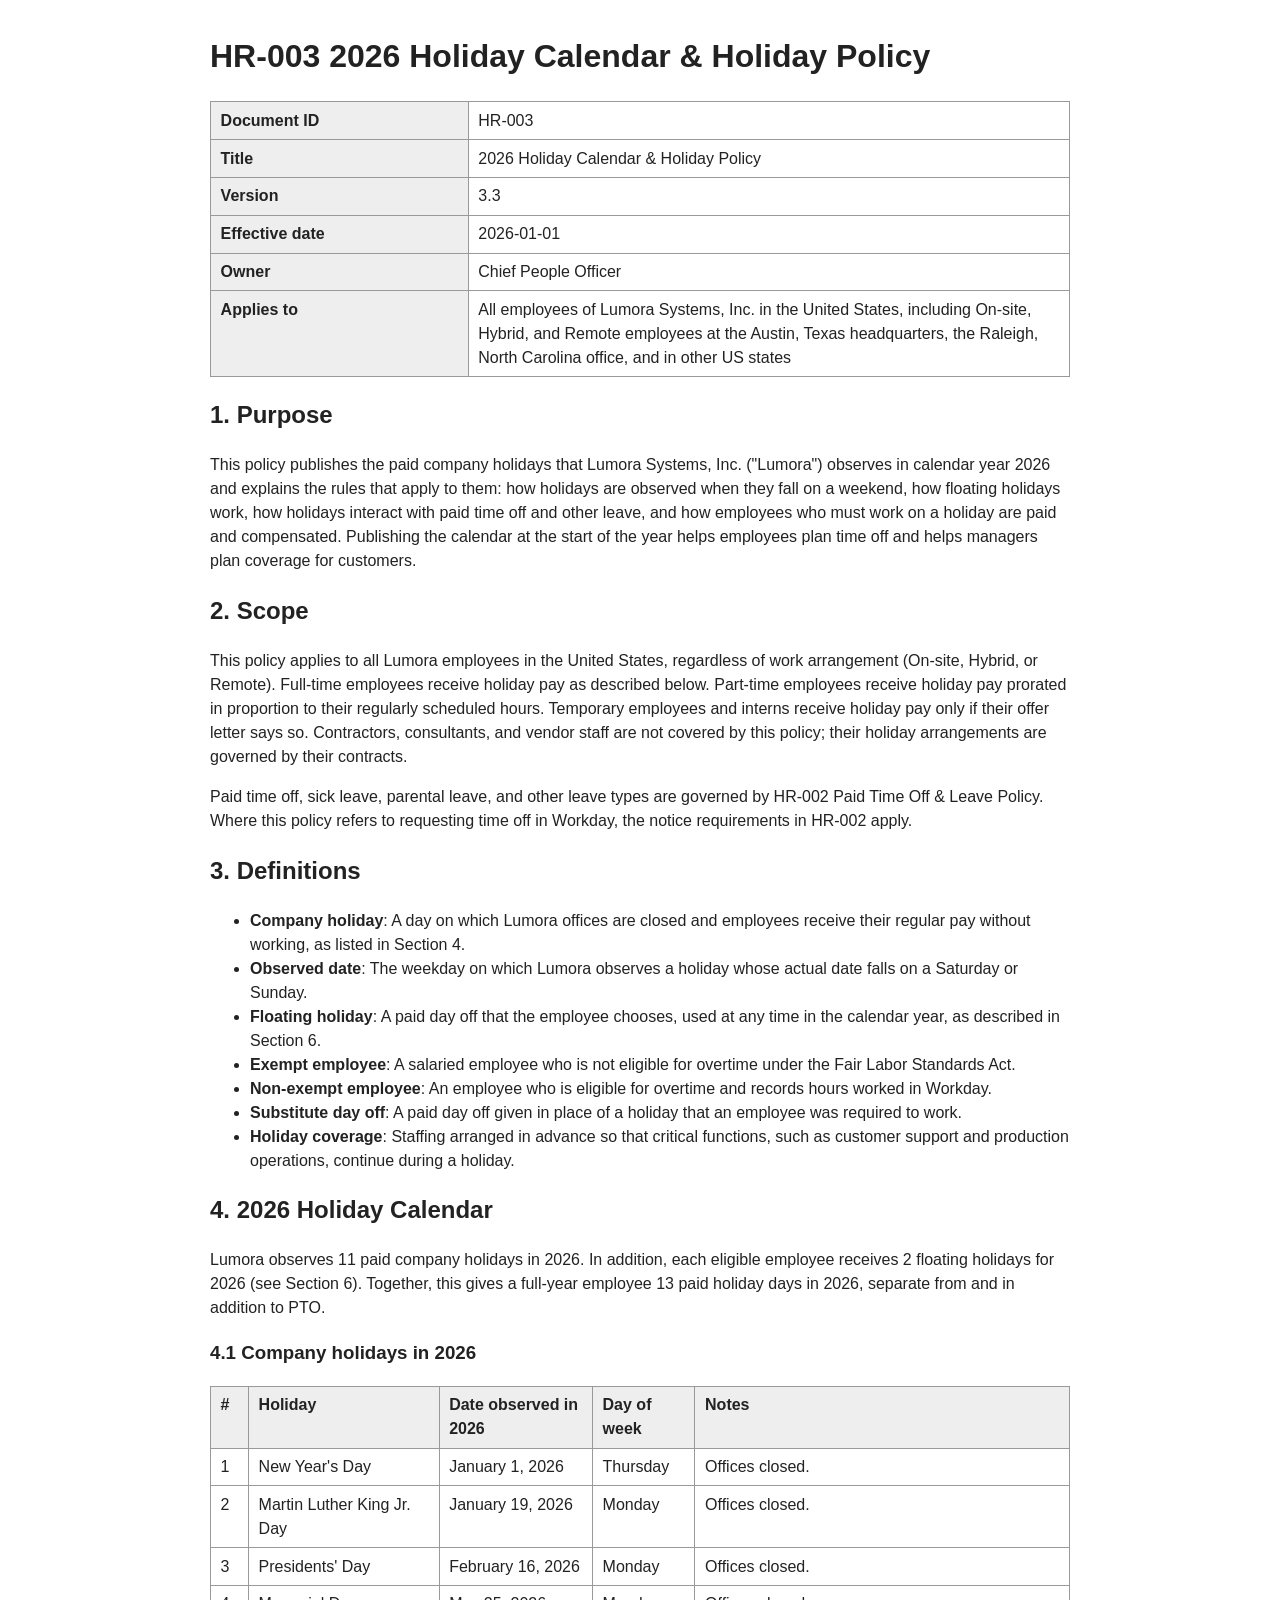
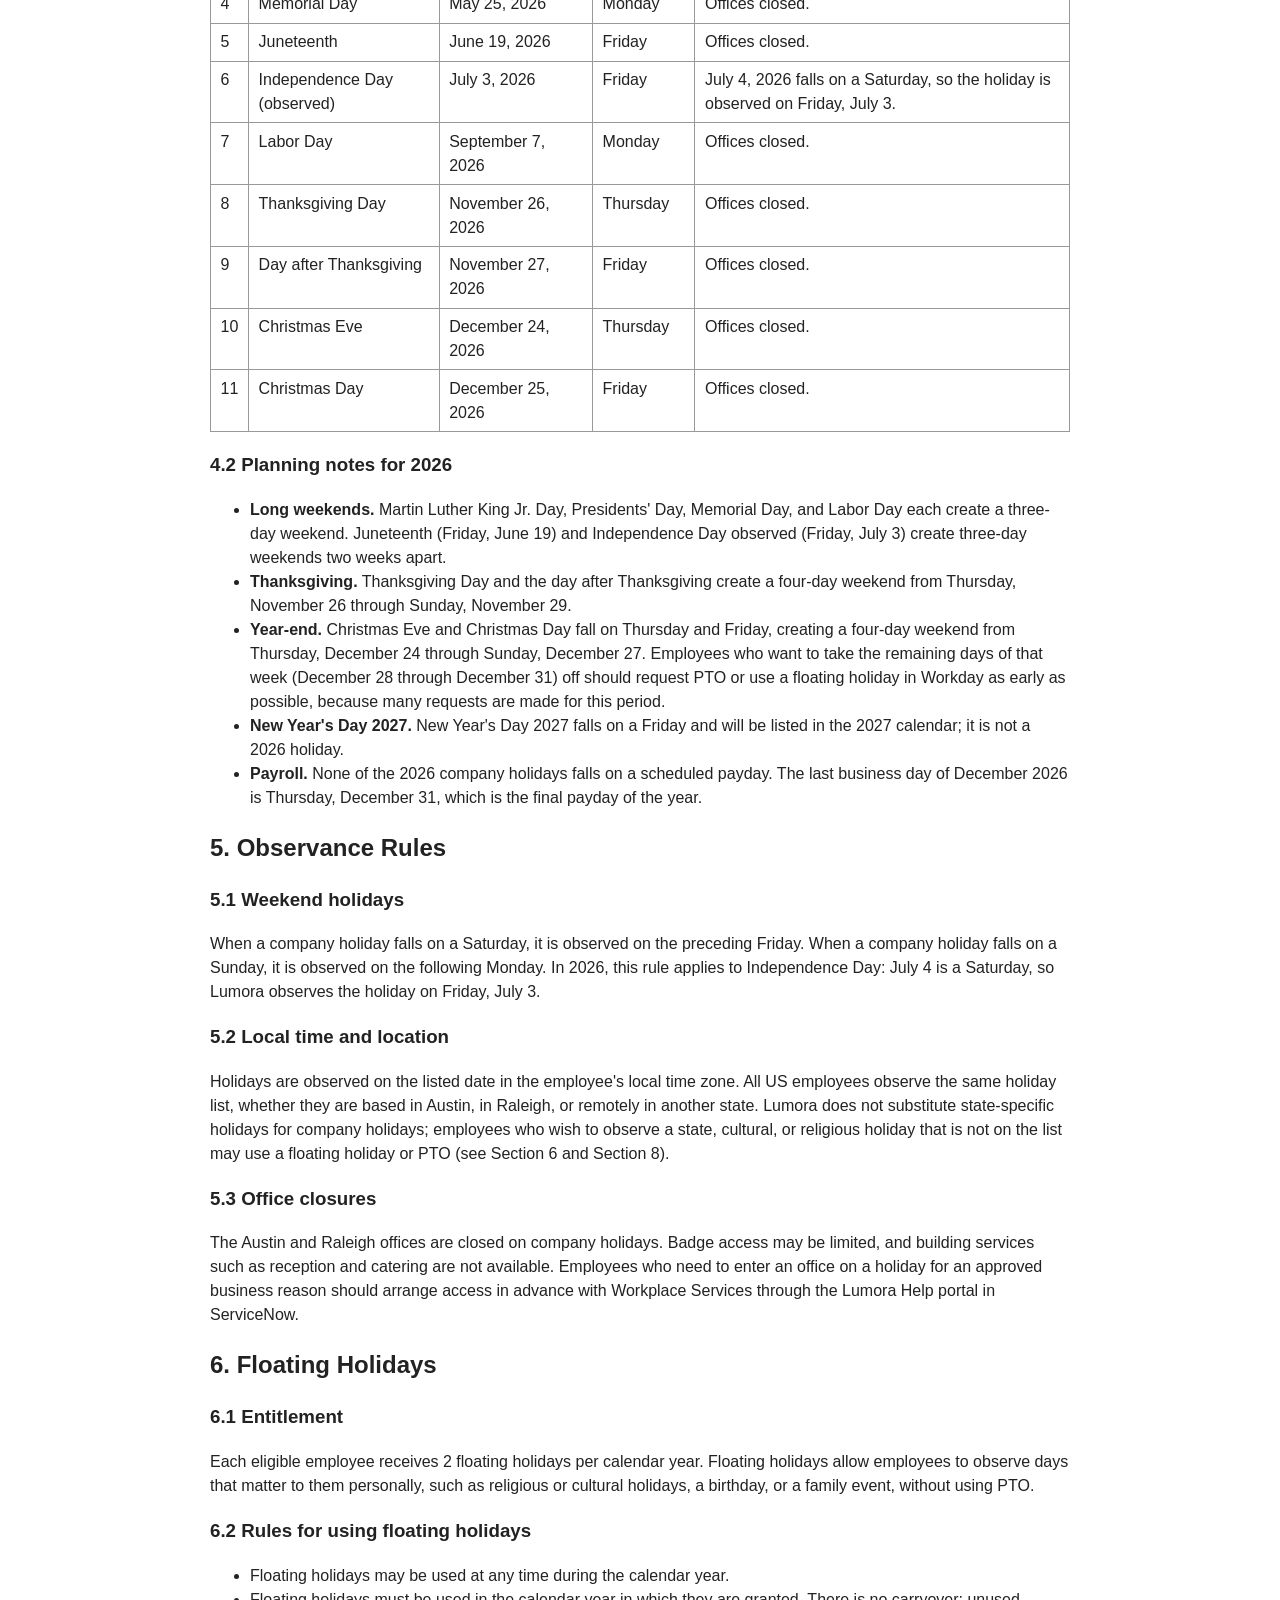
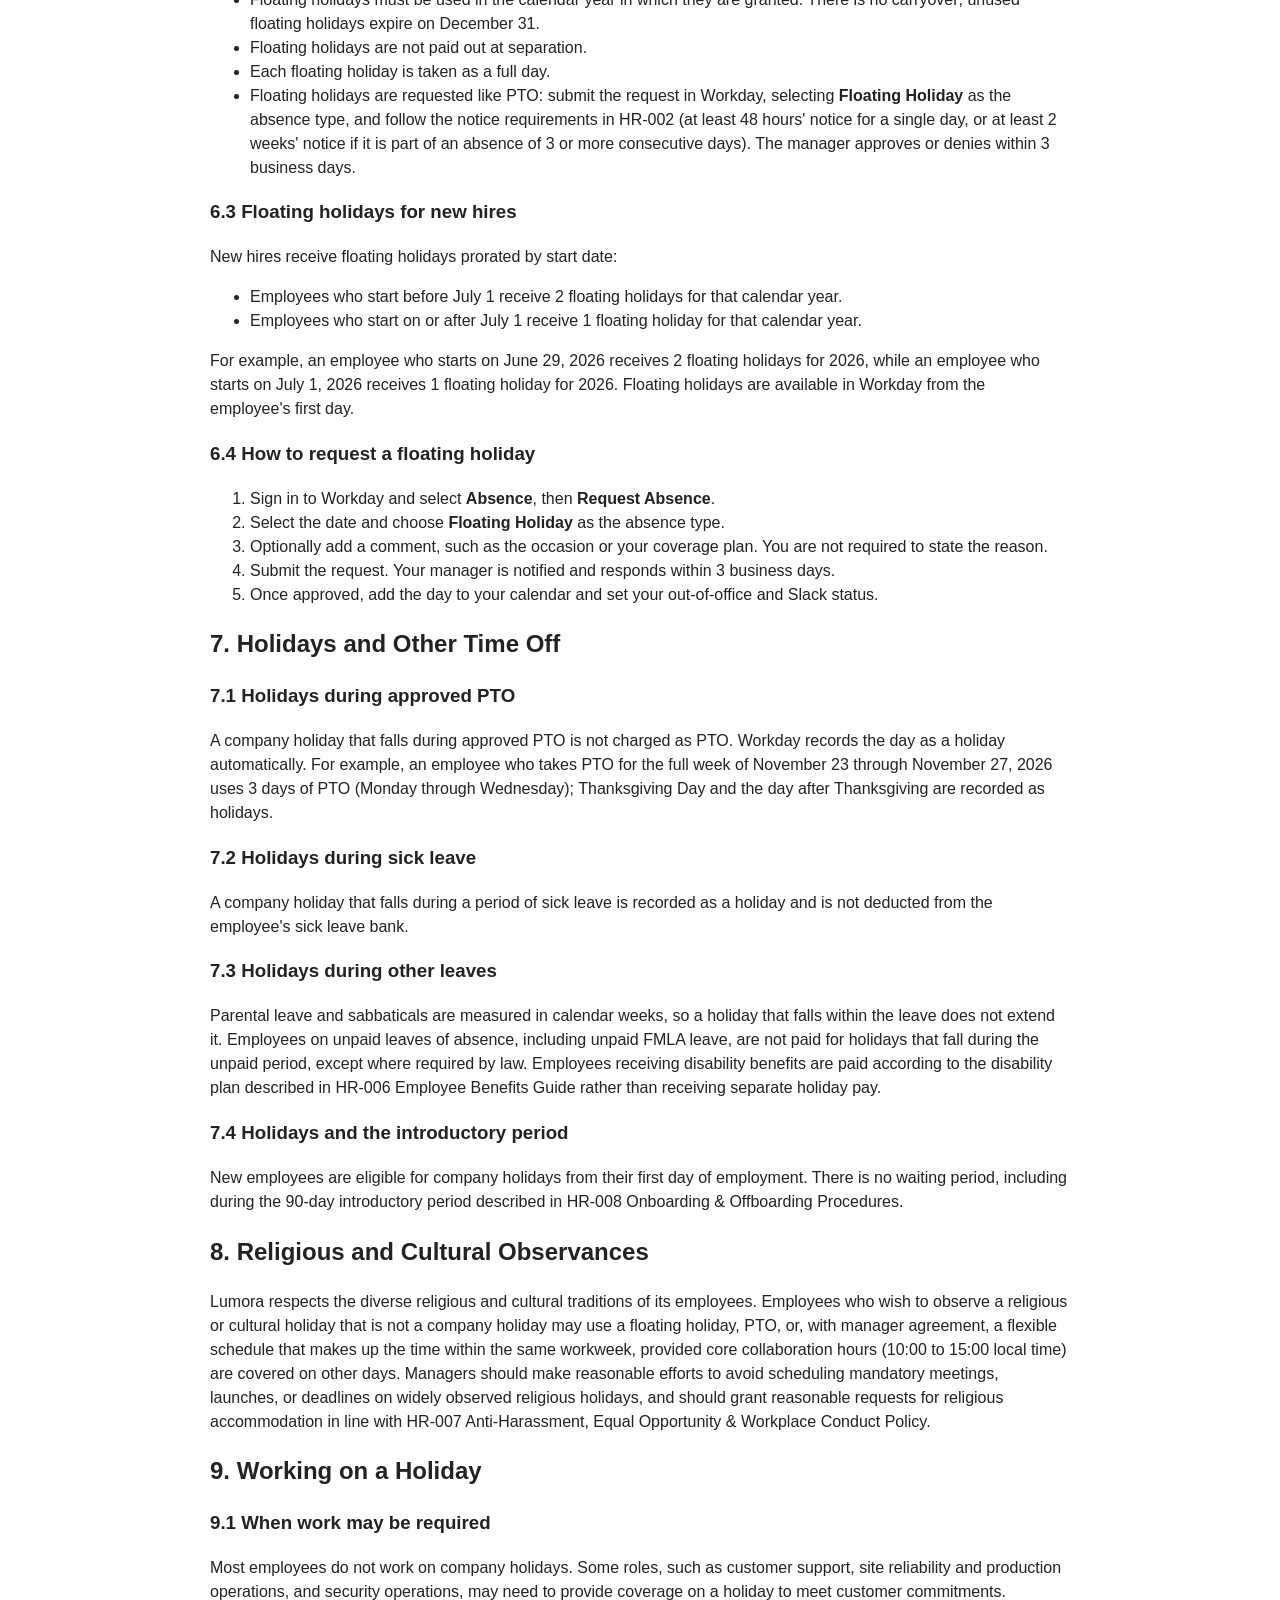
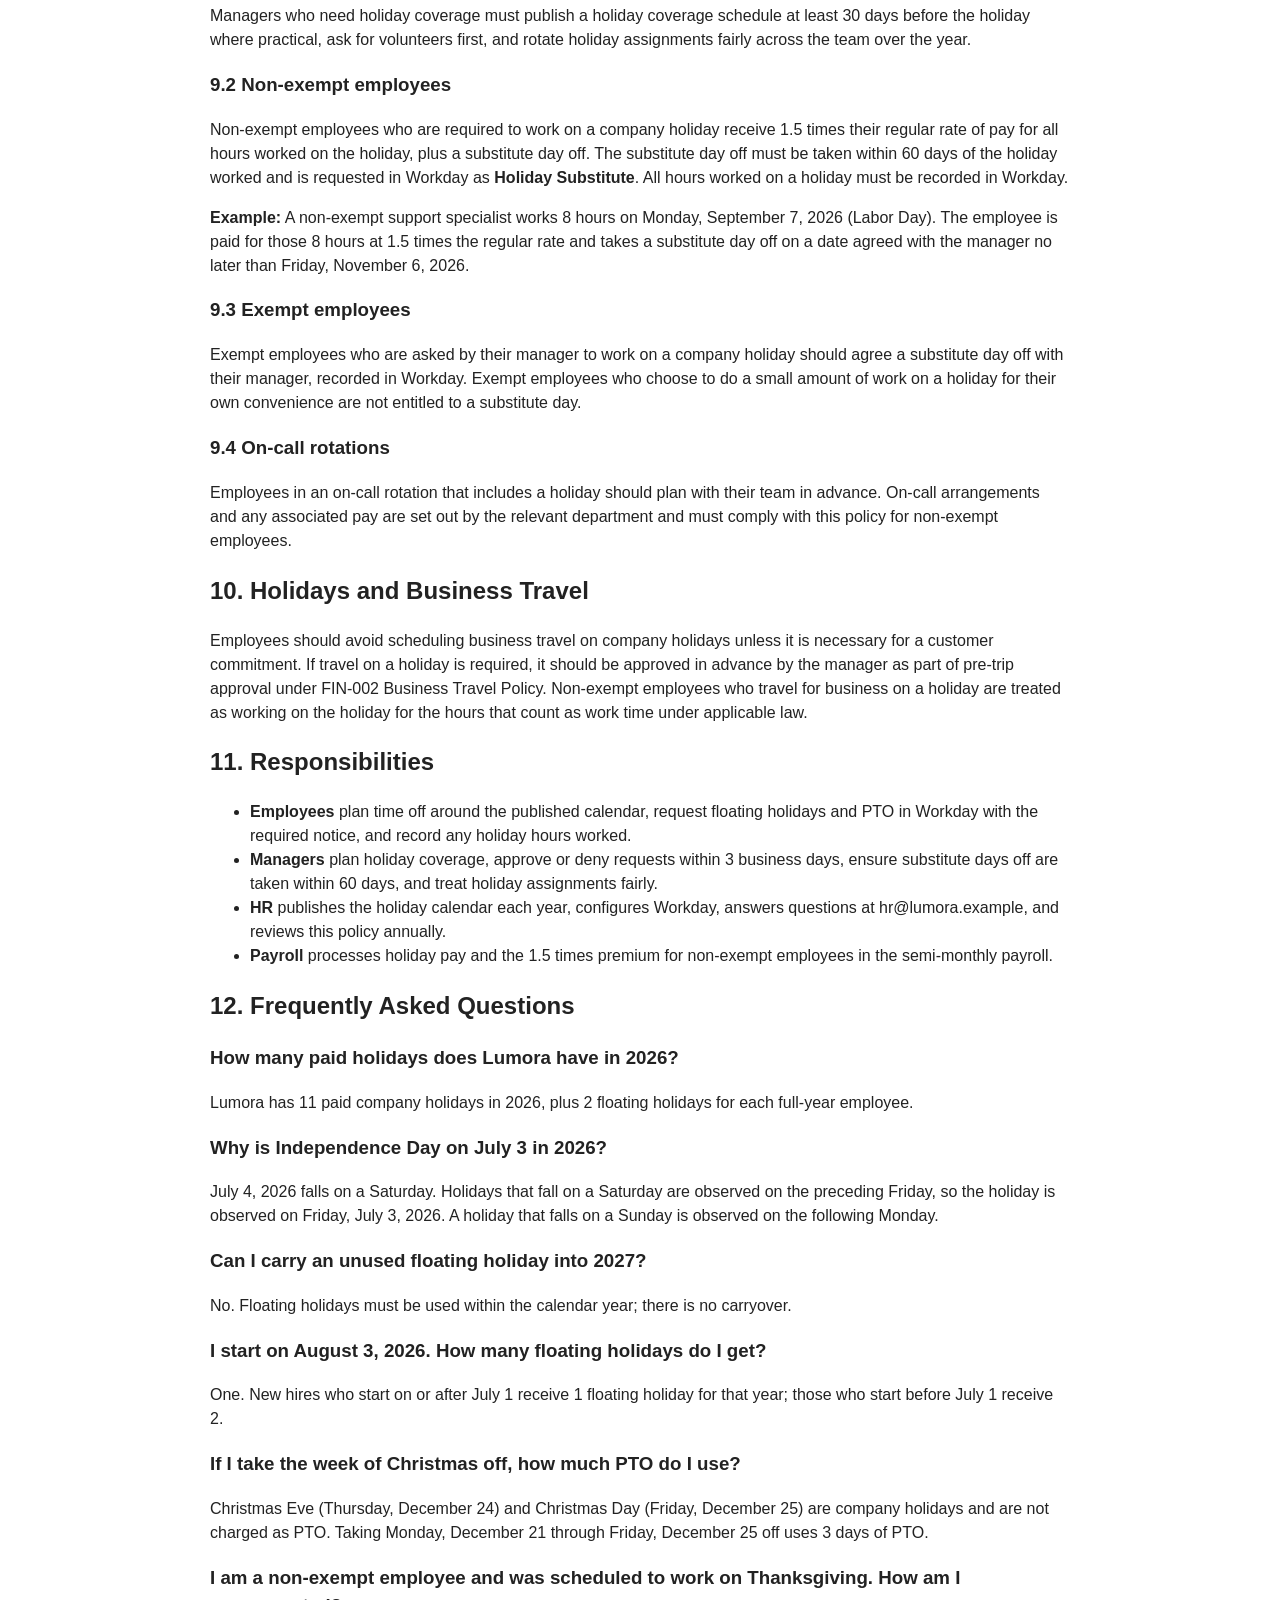
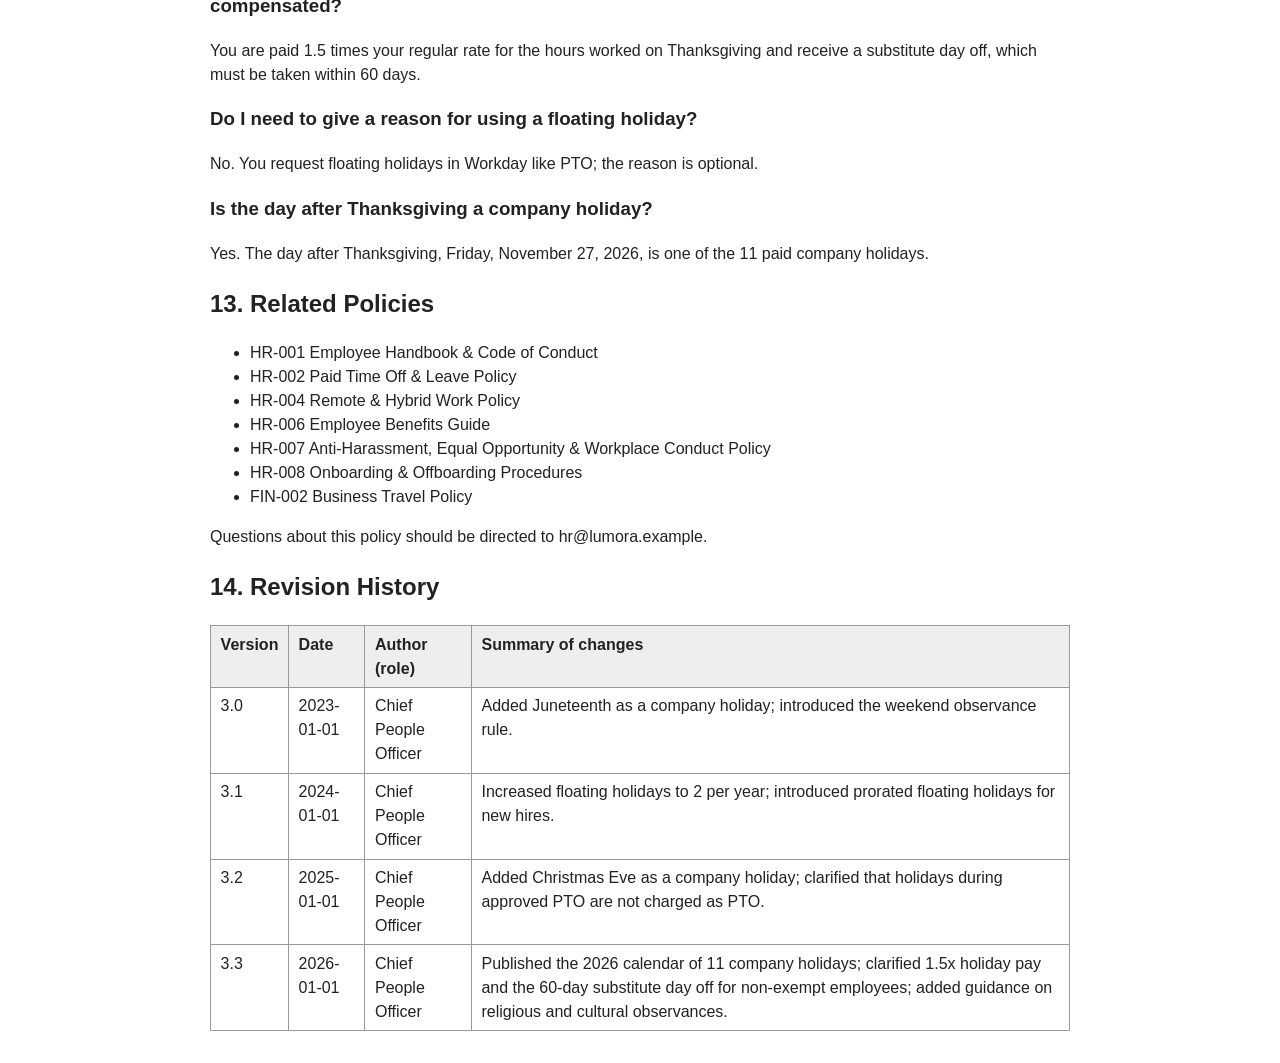
<file: data/policies/HR-003_holiday-calendar-2026.html>
<!DOCTYPE html>
<html lang="en">
<head>
<meta charset="utf-8">
<meta name="viewport" content="width=device-width, initial-scale=1">
<title>HR-003 2026 Holiday Calendar &amp; Holiday Policy</title>
<style>
  body { font-family: Arial, Helvetica, sans-serif; line-height: 1.5; max-width: 860px; margin: 2rem auto; padding: 0 1rem; color: #222; background: #fff; }
  table { border-collapse: collapse; width: 100%; margin: 1rem 0; }
  th, td { border: 1px solid #999; padding: 0.4rem 0.6rem; text-align: left; vertical-align: top; }
  th { background: #eee; }
  .meta th { width: 30%; }
</style>
</head>
<body>

<h1>HR-003 2026 Holiday Calendar &amp; Holiday Policy</h1>

<table class="meta">
  <tr><th>Document ID</th><td>HR-003</td></tr>
  <tr><th>Title</th><td>2026 Holiday Calendar &amp; Holiday Policy</td></tr>
  <tr><th>Version</th><td>3.3</td></tr>
  <tr><th>Effective date</th><td>2026-01-01</td></tr>
  <tr><th>Owner</th><td>Chief People Officer</td></tr>
  <tr><th>Applies to</th><td>All employees of Lumora Systems, Inc. in the United States, including On-site, Hybrid, and Remote employees at the Austin, Texas headquarters, the Raleigh, North Carolina office, and in other US states</td></tr>
</table>

<h2>1. Purpose</h2>
<p>This policy publishes the paid company holidays that Lumora Systems, Inc. ("Lumora") observes in calendar year 2026 and explains the rules that apply to them: how holidays are observed when they fall on a weekend, how floating holidays work, how holidays interact with paid time off and other leave, and how employees who must work on a holiday are paid and compensated. Publishing the calendar at the start of the year helps employees plan time off and helps managers plan coverage for customers.</p>

<h2>2. Scope</h2>
<p>This policy applies to all Lumora employees in the United States, regardless of work arrangement (On-site, Hybrid, or Remote). Full-time employees receive holiday pay as described below. Part-time employees receive holiday pay prorated in proportion to their regularly scheduled hours. Temporary employees and interns receive holiday pay only if their offer letter says so. Contractors, consultants, and vendor staff are not covered by this policy; their holiday arrangements are governed by their contracts.</p>
<p>Paid time off, sick leave, parental leave, and other leave types are governed by HR-002 Paid Time Off &amp; Leave Policy. Where this policy refers to requesting time off in Workday, the notice requirements in HR-002 apply.</p>

<h2>3. Definitions</h2>
<ul>
  <li><strong>Company holiday</strong>: A day on which Lumora offices are closed and employees receive their regular pay without working, as listed in Section 4.</li>
  <li><strong>Observed date</strong>: The weekday on which Lumora observes a holiday whose actual date falls on a Saturday or Sunday.</li>
  <li><strong>Floating holiday</strong>: A paid day off that the employee chooses, used at any time in the calendar year, as described in Section 6.</li>
  <li><strong>Exempt employee</strong>: A salaried employee who is not eligible for overtime under the Fair Labor Standards Act.</li>
  <li><strong>Non-exempt employee</strong>: An employee who is eligible for overtime and records hours worked in Workday.</li>
  <li><strong>Substitute day off</strong>: A paid day off given in place of a holiday that an employee was required to work.</li>
  <li><strong>Holiday coverage</strong>: Staffing arranged in advance so that critical functions, such as customer support and production operations, continue during a holiday.</li>
</ul>

<h2>4. 2026 Holiday Calendar</h2>
<p>Lumora observes 11 paid company holidays in 2026. In addition, each eligible employee receives 2 floating holidays for 2026 (see Section 6). Together, this gives a full-year employee 13 paid holiday days in 2026, separate from and in addition to PTO.</p>

<h3>4.1 Company holidays in 2026</h3>
<table>
  <thead>
    <tr><th>#</th><th>Holiday</th><th>Date observed in 2026</th><th>Day of week</th><th>Notes</th></tr>
  </thead>
  <tbody>
    <tr><td>1</td><td>New Year's Day</td><td>January 1, 2026</td><td>Thursday</td><td>Offices closed.</td></tr>
    <tr><td>2</td><td>Martin Luther King Jr. Day</td><td>January 19, 2026</td><td>Monday</td><td>Offices closed.</td></tr>
    <tr><td>3</td><td>Presidents' Day</td><td>February 16, 2026</td><td>Monday</td><td>Offices closed.</td></tr>
    <tr><td>4</td><td>Memorial Day</td><td>May 25, 2026</td><td>Monday</td><td>Offices closed.</td></tr>
    <tr><td>5</td><td>Juneteenth</td><td>June 19, 2026</td><td>Friday</td><td>Offices closed.</td></tr>
    <tr><td>6</td><td>Independence Day (observed)</td><td>July 3, 2026</td><td>Friday</td><td>July 4, 2026 falls on a Saturday, so the holiday is observed on Friday, July 3.</td></tr>
    <tr><td>7</td><td>Labor Day</td><td>September 7, 2026</td><td>Monday</td><td>Offices closed.</td></tr>
    <tr><td>8</td><td>Thanksgiving Day</td><td>November 26, 2026</td><td>Thursday</td><td>Offices closed.</td></tr>
    <tr><td>9</td><td>Day after Thanksgiving</td><td>November 27, 2026</td><td>Friday</td><td>Offices closed.</td></tr>
    <tr><td>10</td><td>Christmas Eve</td><td>December 24, 2026</td><td>Thursday</td><td>Offices closed.</td></tr>
    <tr><td>11</td><td>Christmas Day</td><td>December 25, 2026</td><td>Friday</td><td>Offices closed.</td></tr>
  </tbody>
</table>

<h3>4.2 Planning notes for 2026</h3>
<ul>
  <li><strong>Long weekends.</strong> Martin Luther King Jr. Day, Presidents' Day, Memorial Day, and Labor Day each create a three-day weekend. Juneteenth (Friday, June 19) and Independence Day observed (Friday, July 3) create three-day weekends two weeks apart.</li>
  <li><strong>Thanksgiving.</strong> Thanksgiving Day and the day after Thanksgiving create a four-day weekend from Thursday, November 26 through Sunday, November 29.</li>
  <li><strong>Year-end.</strong> Christmas Eve and Christmas Day fall on Thursday and Friday, creating a four-day weekend from Thursday, December 24 through Sunday, December 27. Employees who want to take the remaining days of that week (December 28 through December 31) off should request PTO or use a floating holiday in Workday as early as possible, because many requests are made for this period.</li>
  <li><strong>New Year's Day 2027.</strong> New Year's Day 2027 falls on a Friday and will be listed in the 2027 calendar; it is not a 2026 holiday.</li>
  <li><strong>Payroll.</strong> None of the 2026 company holidays falls on a scheduled payday. The last business day of December 2026 is Thursday, December 31, which is the final payday of the year.</li>
</ul>

<h2>5. Observance Rules</h2>

<h3>5.1 Weekend holidays</h3>
<p>When a company holiday falls on a Saturday, it is observed on the preceding Friday. When a company holiday falls on a Sunday, it is observed on the following Monday. In 2026, this rule applies to Independence Day: July 4 is a Saturday, so Lumora observes the holiday on Friday, July 3.</p>

<h3>5.2 Local time and location</h3>
<p>Holidays are observed on the listed date in the employee's local time zone. All US employees observe the same holiday list, whether they are based in Austin, in Raleigh, or remotely in another state. Lumora does not substitute state-specific holidays for company holidays; employees who wish to observe a state, cultural, or religious holiday that is not on the list may use a floating holiday or PTO (see Section 6 and Section 8).</p>

<h3>5.3 Office closures</h3>
<p>The Austin and Raleigh offices are closed on company holidays. Badge access may be limited, and building services such as reception and catering are not available. Employees who need to enter an office on a holiday for an approved business reason should arrange access in advance with Workplace Services through the Lumora Help portal in ServiceNow.</p>

<h2>6. Floating Holidays</h2>

<h3>6.1 Entitlement</h3>
<p>Each eligible employee receives 2 floating holidays per calendar year. Floating holidays allow employees to observe days that matter to them personally, such as religious or cultural holidays, a birthday, or a family event, without using PTO.</p>

<h3>6.2 Rules for using floating holidays</h3>
<ul>
  <li>Floating holidays may be used at any time during the calendar year.</li>
  <li>Floating holidays must be used in the calendar year in which they are granted. There is no carryover; unused floating holidays expire on December 31.</li>
  <li>Floating holidays are not paid out at separation.</li>
  <li>Each floating holiday is taken as a full day.</li>
  <li>Floating holidays are requested like PTO: submit the request in Workday, selecting <strong>Floating Holiday</strong> as the absence type, and follow the notice requirements in HR-002 (at least 48 hours' notice for a single day, or at least 2 weeks' notice if it is part of an absence of 3 or more consecutive days). The manager approves or denies within 3 business days.</li>
</ul>

<h3>6.3 Floating holidays for new hires</h3>
<p>New hires receive floating holidays prorated by start date:</p>
<ul>
  <li>Employees who start before July 1 receive 2 floating holidays for that calendar year.</li>
  <li>Employees who start on or after July 1 receive 1 floating holiday for that calendar year.</li>
</ul>
<p>For example, an employee who starts on June 29, 2026 receives 2 floating holidays for 2026, while an employee who starts on July 1, 2026 receives 1 floating holiday for 2026. Floating holidays are available in Workday from the employee's first day.</p>

<h3>6.4 How to request a floating holiday</h3>
<ol>
  <li>Sign in to Workday and select <strong>Absence</strong>, then <strong>Request Absence</strong>.</li>
  <li>Select the date and choose <strong>Floating Holiday</strong> as the absence type.</li>
  <li>Optionally add a comment, such as the occasion or your coverage plan. You are not required to state the reason.</li>
  <li>Submit the request. Your manager is notified and responds within 3 business days.</li>
  <li>Once approved, add the day to your calendar and set your out-of-office and Slack status.</li>
</ol>

<h2>7. Holidays and Other Time Off</h2>

<h3>7.1 Holidays during approved PTO</h3>
<p>A company holiday that falls during approved PTO is not charged as PTO. Workday records the day as a holiday automatically. For example, an employee who takes PTO for the full week of November 23 through November 27, 2026 uses 3 days of PTO (Monday through Wednesday); Thanksgiving Day and the day after Thanksgiving are recorded as holidays.</p>

<h3>7.2 Holidays during sick leave</h3>
<p>A company holiday that falls during a period of sick leave is recorded as a holiday and is not deducted from the employee's sick leave bank.</p>

<h3>7.3 Holidays during other leaves</h3>
<p>Parental leave and sabbaticals are measured in calendar weeks, so a holiday that falls within the leave does not extend it. Employees on unpaid leaves of absence, including unpaid FMLA leave, are not paid for holidays that fall during the unpaid period, except where required by law. Employees receiving disability benefits are paid according to the disability plan described in HR-006 Employee Benefits Guide rather than receiving separate holiday pay.</p>

<h3>7.4 Holidays and the introductory period</h3>
<p>New employees are eligible for company holidays from their first day of employment. There is no waiting period, including during the 90-day introductory period described in HR-008 Onboarding &amp; Offboarding Procedures.</p>

<h2>8. Religious and Cultural Observances</h2>
<p>Lumora respects the diverse religious and cultural traditions of its employees. Employees who wish to observe a religious or cultural holiday that is not a company holiday may use a floating holiday, PTO, or, with manager agreement, a flexible schedule that makes up the time within the same workweek, provided core collaboration hours (10:00 to 15:00 local time) are covered on other days. Managers should make reasonable efforts to avoid scheduling mandatory meetings, launches, or deadlines on widely observed religious holidays, and should grant reasonable requests for religious accommodation in line with HR-007 Anti-Harassment, Equal Opportunity &amp; Workplace Conduct Policy.</p>

<h2>9. Working on a Holiday</h2>

<h3>9.1 When work may be required</h3>
<p>Most employees do not work on company holidays. Some roles, such as customer support, site reliability and production operations, and security operations, may need to provide coverage on a holiday to meet customer commitments. Managers who need holiday coverage must publish a holiday coverage schedule at least 30 days before the holiday where practical, ask for volunteers first, and rotate holiday assignments fairly across the team over the year.</p>

<h3>9.2 Non-exempt employees</h3>
<p>Non-exempt employees who are required to work on a company holiday receive 1.5 times their regular rate of pay for all hours worked on the holiday, plus a substitute day off. The substitute day off must be taken within 60 days of the holiday worked and is requested in Workday as <strong>Holiday Substitute</strong>. All hours worked on a holiday must be recorded in Workday.</p>
<p><strong>Example:</strong> A non-exempt support specialist works 8 hours on Monday, September 7, 2026 (Labor Day). The employee is paid for those 8 hours at 1.5 times the regular rate and takes a substitute day off on a date agreed with the manager no later than Friday, November 6, 2026.</p>

<h3>9.3 Exempt employees</h3>
<p>Exempt employees who are asked by their manager to work on a company holiday should agree a substitute day off with their manager, recorded in Workday. Exempt employees who choose to do a small amount of work on a holiday for their own convenience are not entitled to a substitute day.</p>

<h3>9.4 On-call rotations</h3>
<p>Employees in an on-call rotation that includes a holiday should plan with their team in advance. On-call arrangements and any associated pay are set out by the relevant department and must comply with this policy for non-exempt employees.</p>

<h2>10. Holidays and Business Travel</h2>
<p>Employees should avoid scheduling business travel on company holidays unless it is necessary for a customer commitment. If travel on a holiday is required, it should be approved in advance by the manager as part of pre-trip approval under FIN-002 Business Travel Policy. Non-exempt employees who travel for business on a holiday are treated as working on the holiday for the hours that count as work time under applicable law.</p>

<h2>11. Responsibilities</h2>
<ul>
  <li><strong>Employees</strong> plan time off around the published calendar, request floating holidays and PTO in Workday with the required notice, and record any holiday hours worked.</li>
  <li><strong>Managers</strong> plan holiday coverage, approve or deny requests within 3 business days, ensure substitute days off are taken within 60 days, and treat holiday assignments fairly.</li>
  <li><strong>HR</strong> publishes the holiday calendar each year, configures Workday, answers questions at hr@lumora.example, and reviews this policy annually.</li>
  <li><strong>Payroll</strong> processes holiday pay and the 1.5 times premium for non-exempt employees in the semi-monthly payroll.</li>
</ul>

<h2>12. Frequently Asked Questions</h2>

<h3>How many paid holidays does Lumora have in 2026?</h3>
<p>Lumora has 11 paid company holidays in 2026, plus 2 floating holidays for each full-year employee.</p>

<h3>Why is Independence Day on July 3 in 2026?</h3>
<p>July 4, 2026 falls on a Saturday. Holidays that fall on a Saturday are observed on the preceding Friday, so the holiday is observed on Friday, July 3, 2026. A holiday that falls on a Sunday is observed on the following Monday.</p>

<h3>Can I carry an unused floating holiday into 2027?</h3>
<p>No. Floating holidays must be used within the calendar year; there is no carryover.</p>

<h3>I start on August 3, 2026. How many floating holidays do I get?</h3>
<p>One. New hires who start on or after July 1 receive 1 floating holiday for that year; those who start before July 1 receive 2.</p>

<h3>If I take the week of Christmas off, how much PTO do I use?</h3>
<p>Christmas Eve (Thursday, December 24) and Christmas Day (Friday, December 25) are company holidays and are not charged as PTO. Taking Monday, December 21 through Friday, December 25 off uses 3 days of PTO.</p>

<h3>I am a non-exempt employee and was scheduled to work on Thanksgiving. How am I compensated?</h3>
<p>You are paid 1.5 times your regular rate for the hours worked on Thanksgiving and receive a substitute day off, which must be taken within 60 days.</p>

<h3>Do I need to give a reason for using a floating holiday?</h3>
<p>No. You request floating holidays in Workday like PTO; the reason is optional.</p>

<h3>Is the day after Thanksgiving a company holiday?</h3>
<p>Yes. The day after Thanksgiving, Friday, November 27, 2026, is one of the 11 paid company holidays.</p>

<h2>13. Related Policies</h2>
<ul>
  <li>HR-001 Employee Handbook &amp; Code of Conduct</li>
  <li>HR-002 Paid Time Off &amp; Leave Policy</li>
  <li>HR-004 Remote &amp; Hybrid Work Policy</li>
  <li>HR-006 Employee Benefits Guide</li>
  <li>HR-007 Anti-Harassment, Equal Opportunity &amp; Workplace Conduct Policy</li>
  <li>HR-008 Onboarding &amp; Offboarding Procedures</li>
  <li>FIN-002 Business Travel Policy</li>
</ul>
<p>Questions about this policy should be directed to hr@lumora.example.</p>

<h2>14. Revision History</h2>
<table>
  <thead>
    <tr><th>Version</th><th>Date</th><th>Author (role)</th><th>Summary of changes</th></tr>
  </thead>
  <tbody>
    <tr><td>3.0</td><td>2023-01-01</td><td>Chief People Officer</td><td>Added Juneteenth as a company holiday; introduced the weekend observance rule.</td></tr>
    <tr><td>3.1</td><td>2024-01-01</td><td>Chief People Officer</td><td>Increased floating holidays to 2 per year; introduced prorated floating holidays for new hires.</td></tr>
    <tr><td>3.2</td><td>2025-01-01</td><td>Chief People Officer</td><td>Added Christmas Eve as a company holiday; clarified that holidays during approved PTO are not charged as PTO.</td></tr>
    <tr><td>3.3</td><td>2026-01-01</td><td>Chief People Officer</td><td>Published the 2026 calendar of 11 company holidays; clarified 1.5x holiday pay and the 60-day substitute day off for non-exempt employees; added guidance on religious and cultural observances.</td></tr>
  </tbody>
</table>

</body>
</html>
</file>
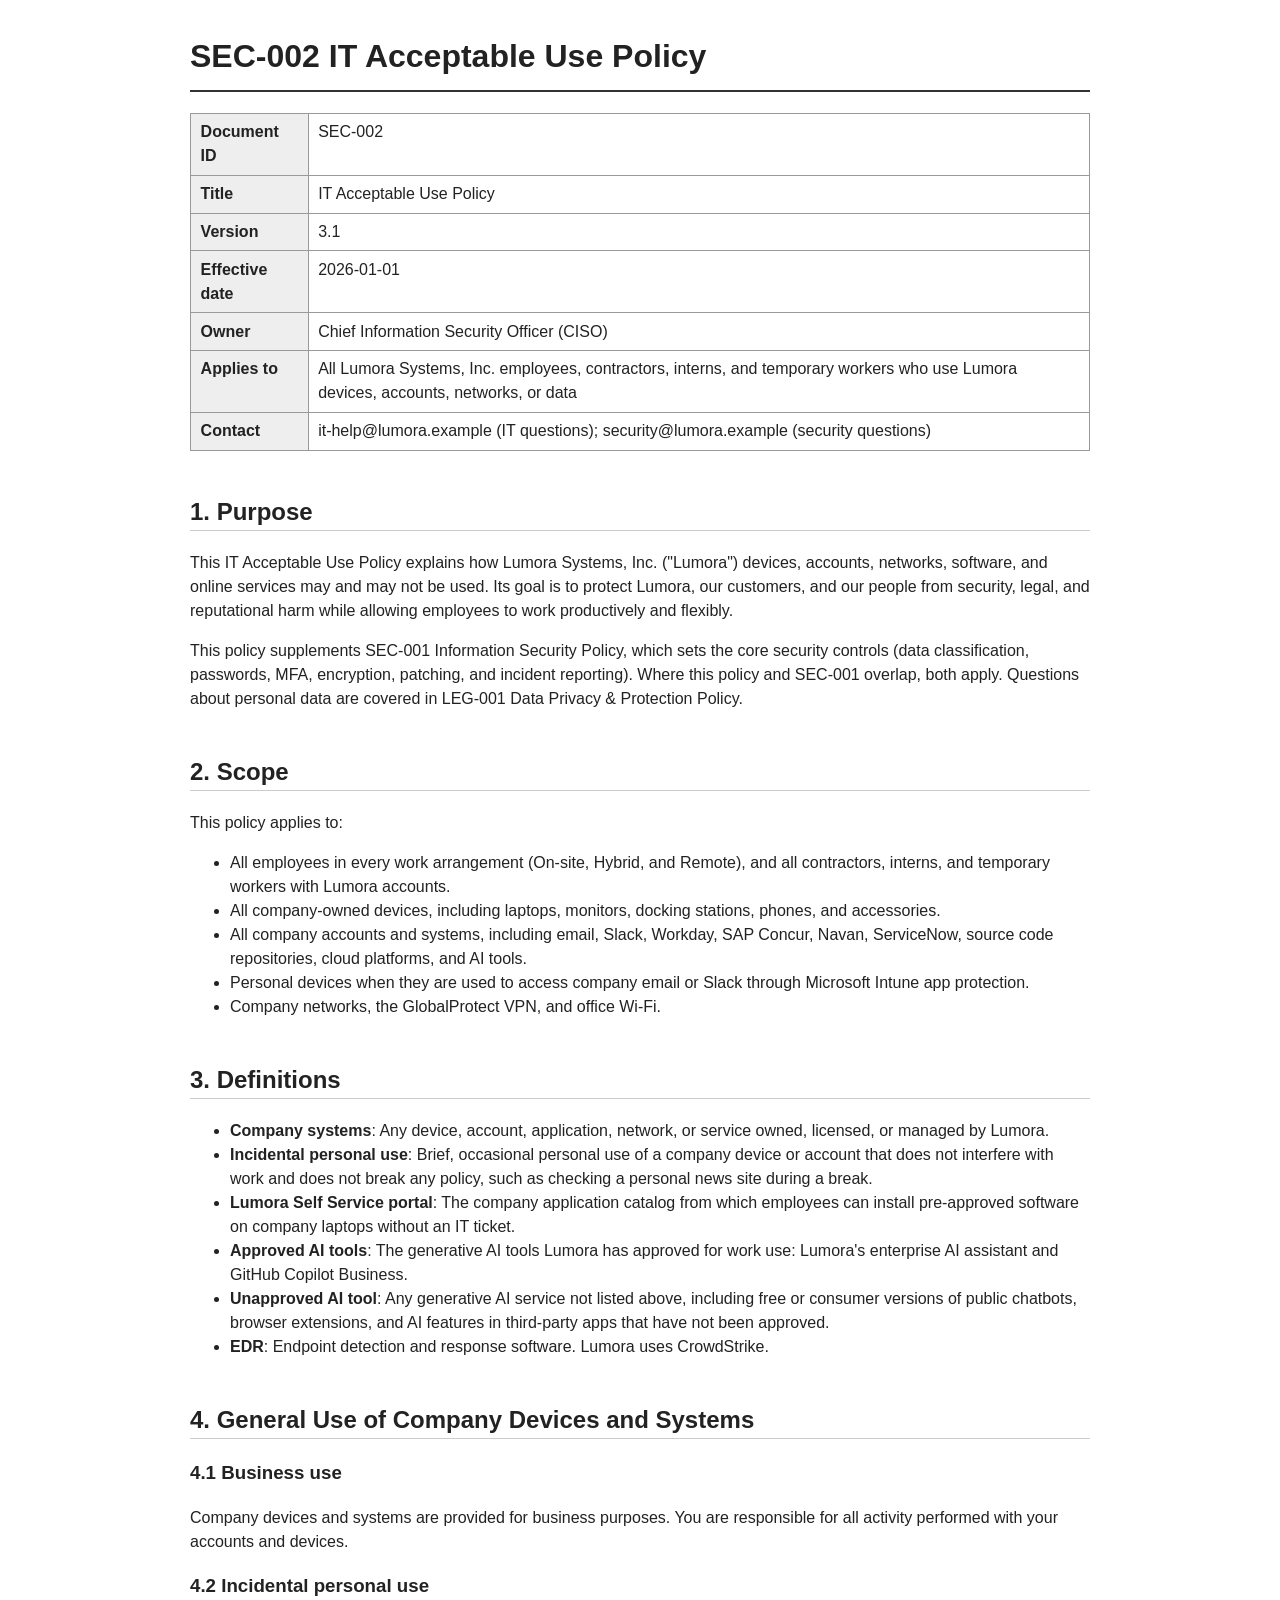
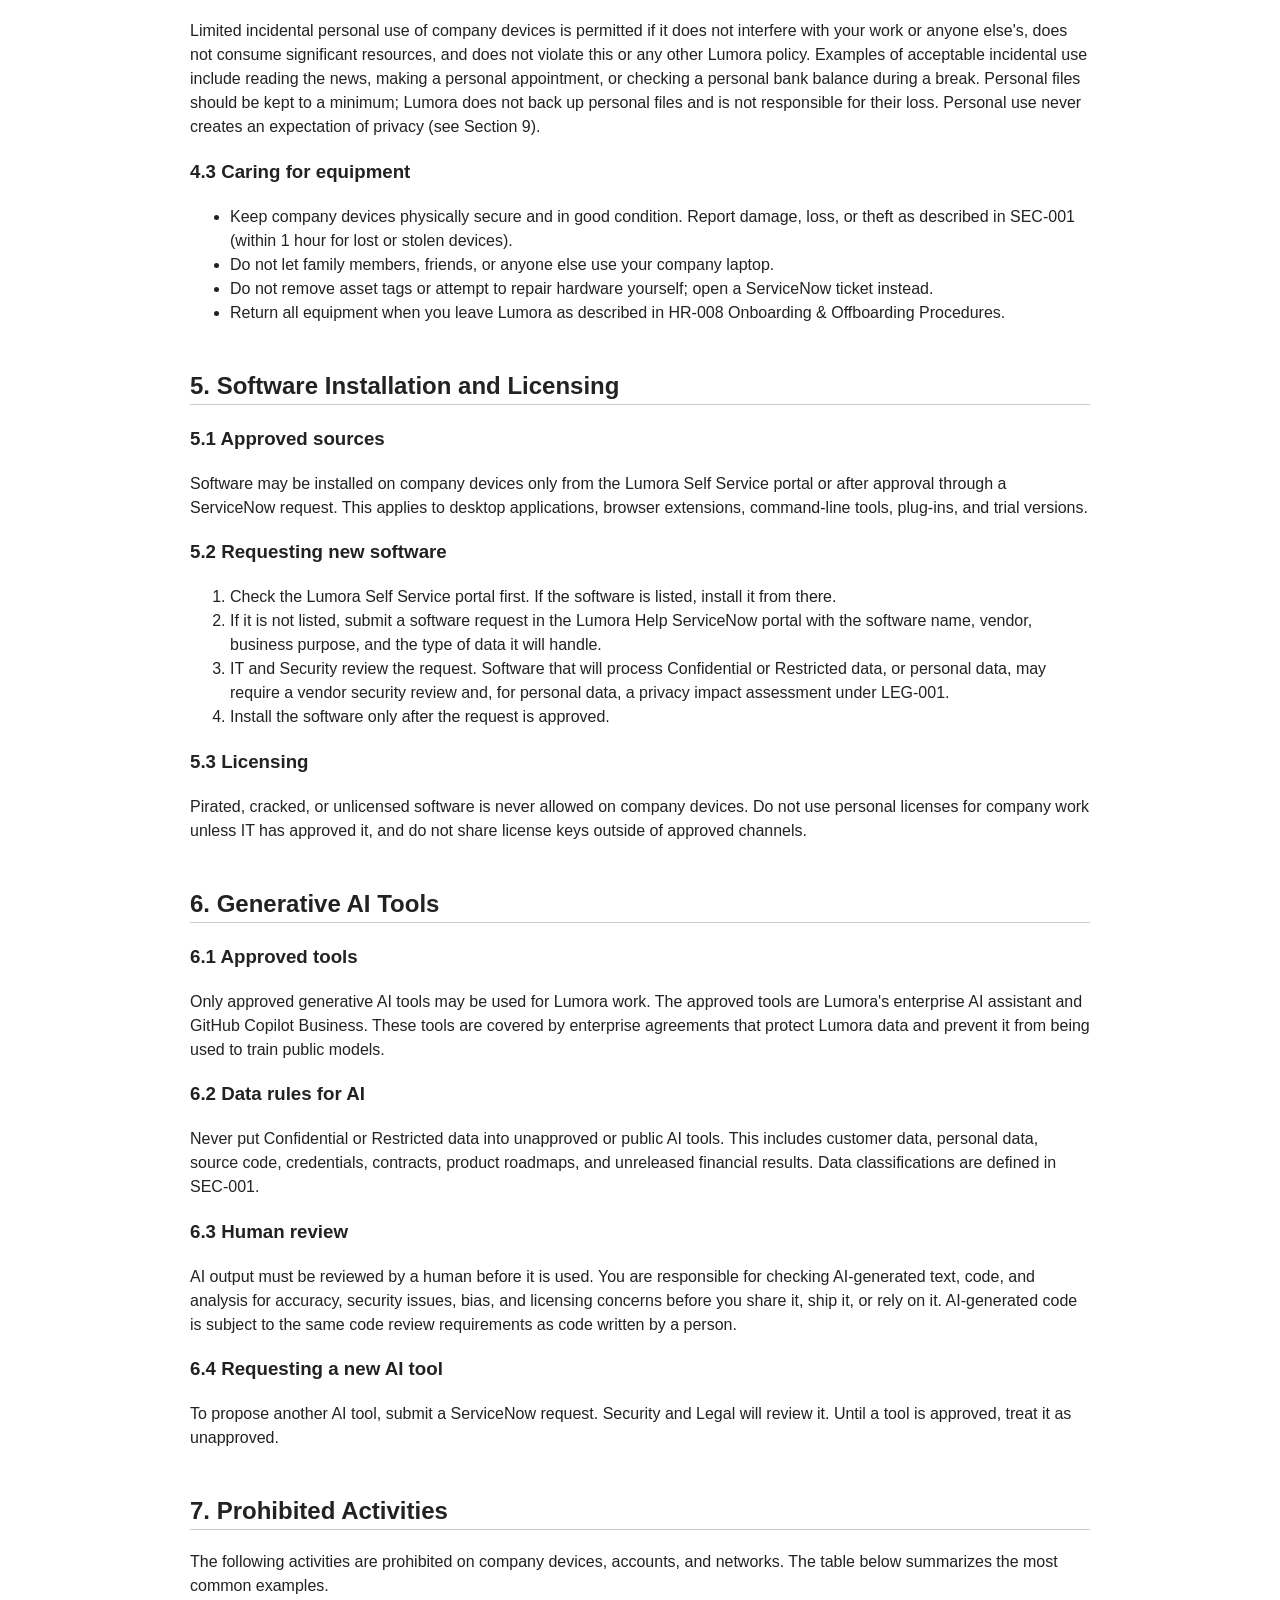
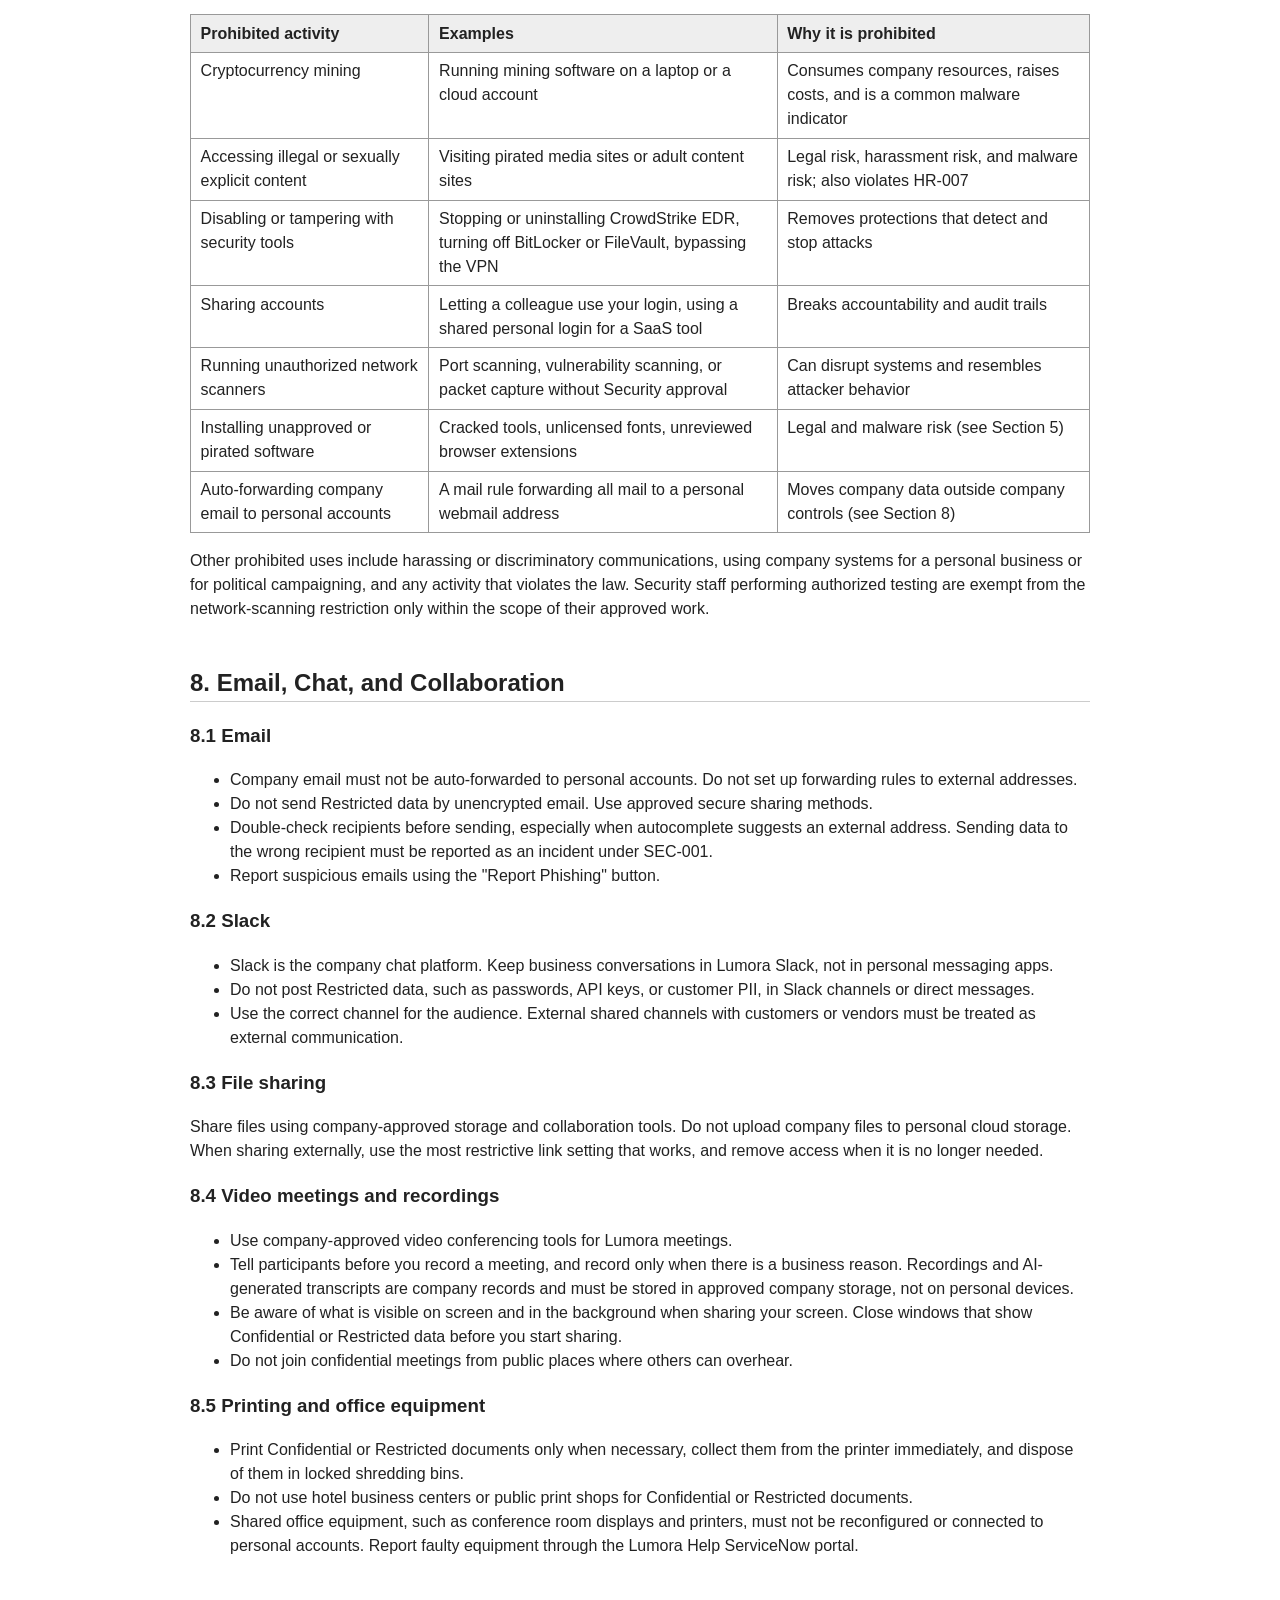
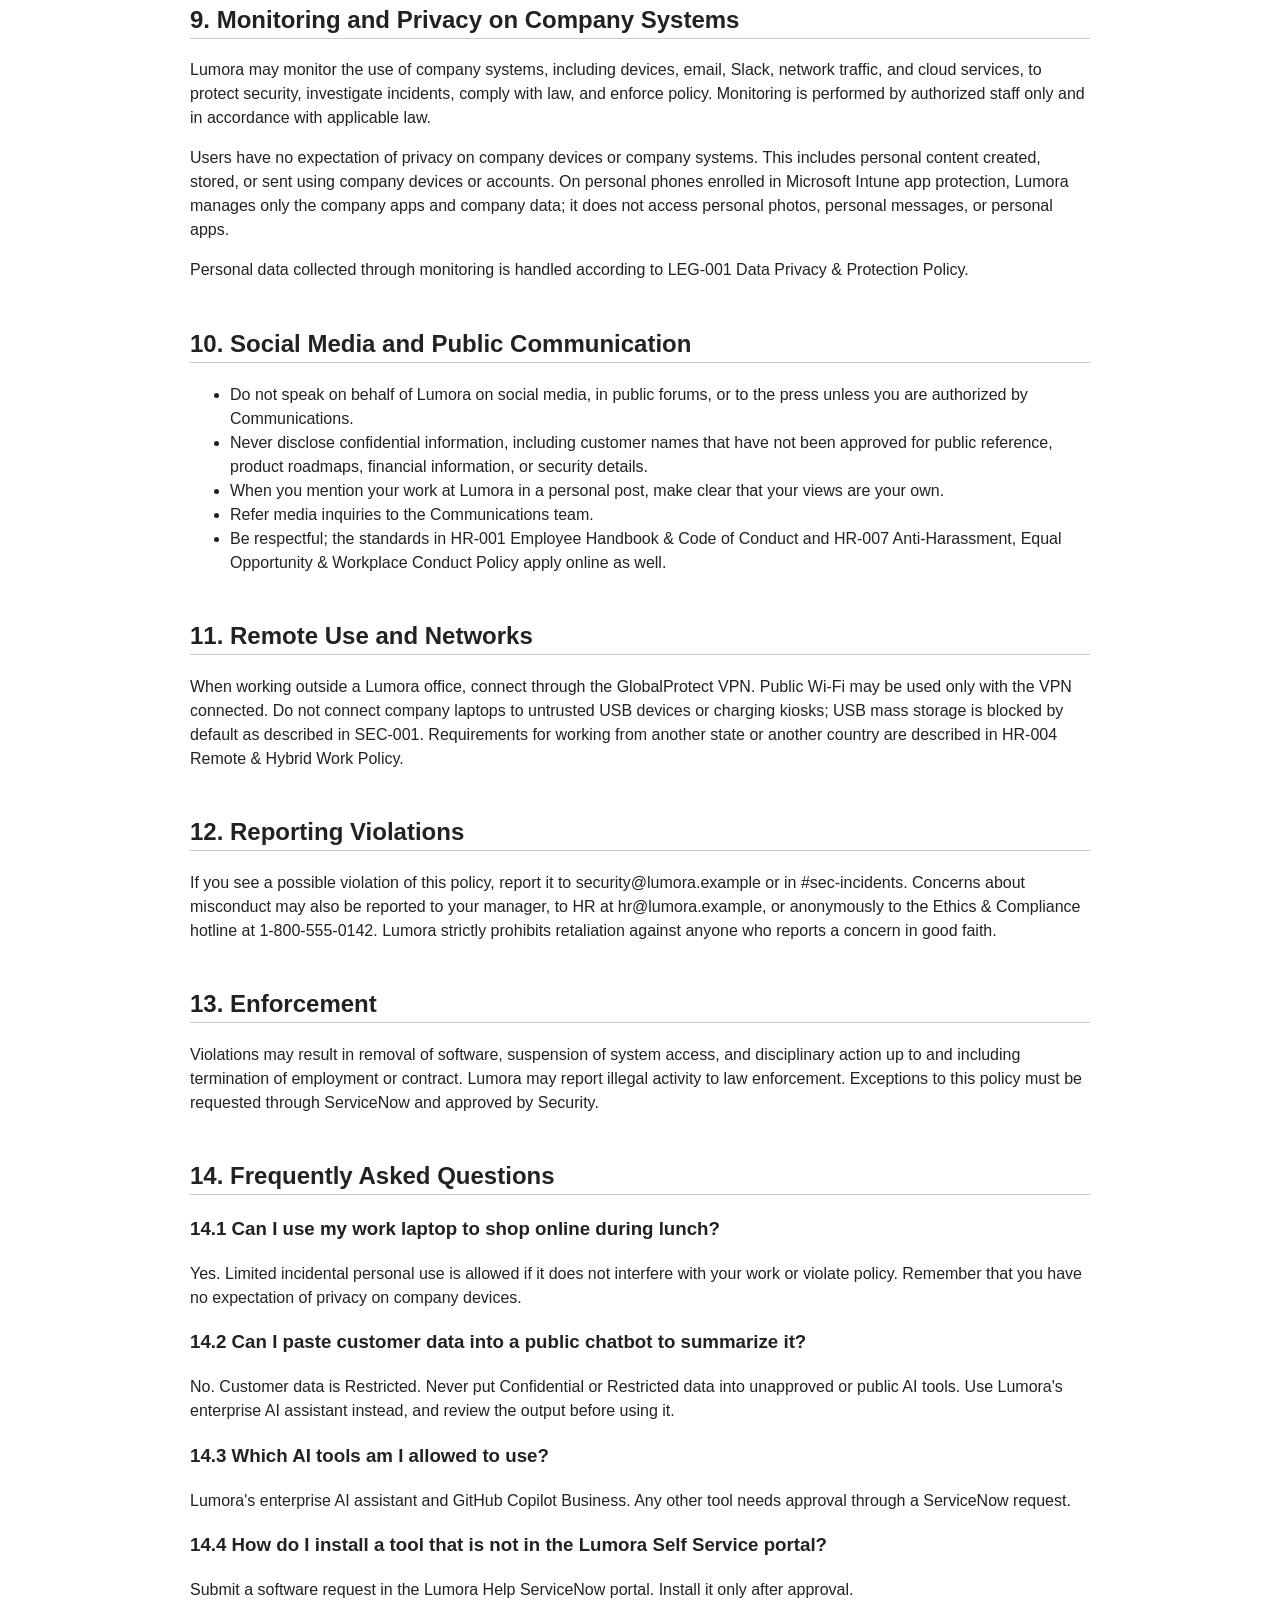
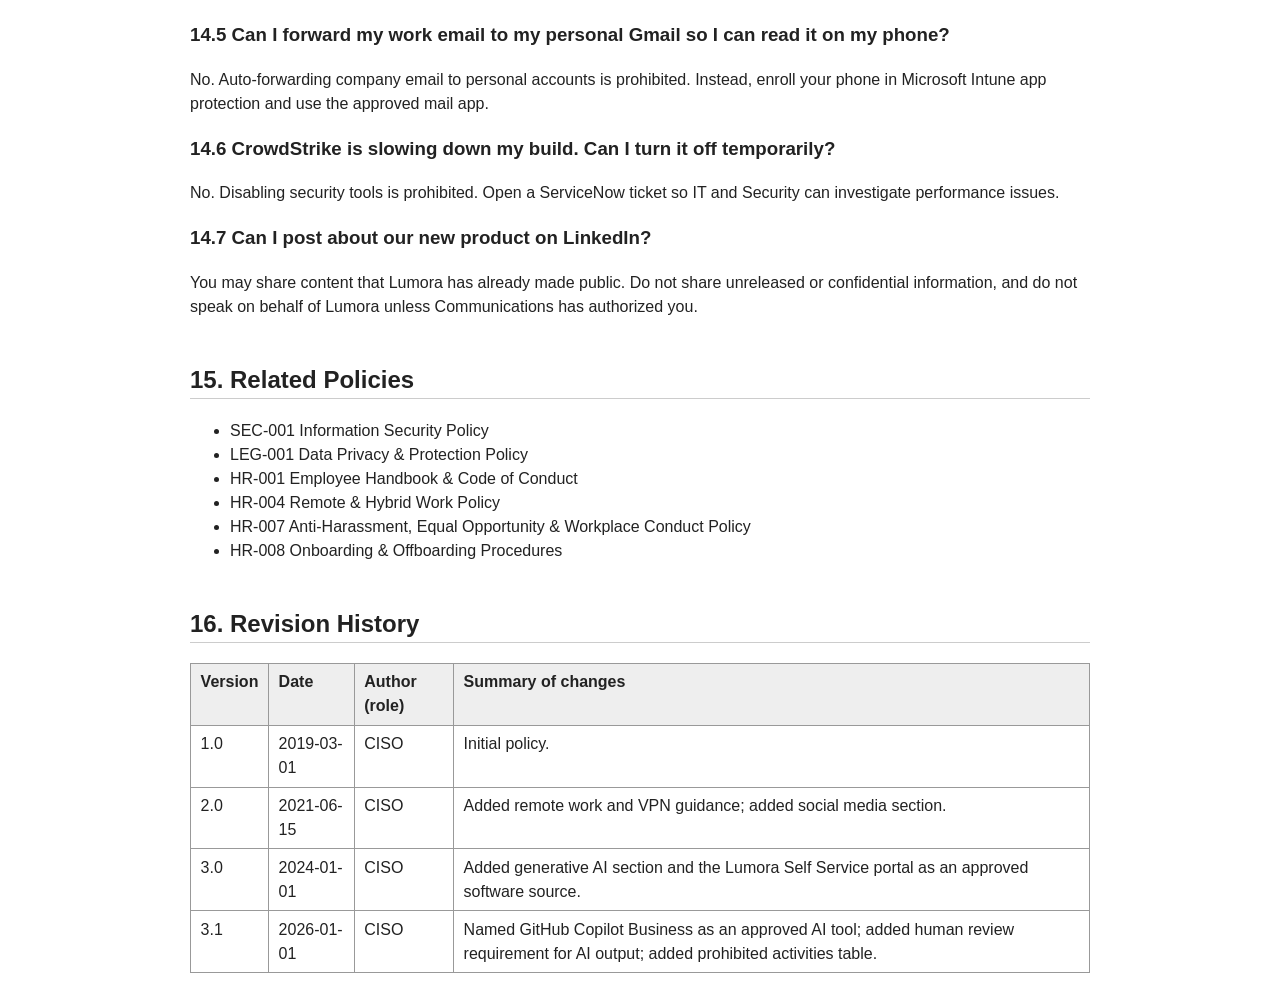
<file: data/policies/SEC-002_it-acceptable-use-policy.html>
<!DOCTYPE html>
<html lang="en">
<head>
<meta charset="utf-8">
<meta name="viewport" content="width=device-width, initial-scale=1">
<title>SEC-002 IT Acceptable Use Policy - Lumora Systems, Inc.</title>
<style>
  body { font-family: Arial, Helvetica, sans-serif; max-width: 900px; margin: 2em auto; padding: 0 1em; line-height: 1.5; color: #222; background: #fff; }
  h1 { border-bottom: 2px solid #333; padding-bottom: 0.3em; }
  h2 { margin-top: 1.8em; border-bottom: 1px solid #ccc; }
  table { border-collapse: collapse; width: 100%; margin: 1em 0; }
  th, td { border: 1px solid #999; padding: 0.4em 0.6em; text-align: left; vertical-align: top; }
  th { background: #eee; }
</style>
</head>
<body>

<h1>SEC-002 IT Acceptable Use Policy</h1>

<table>
  <tr><th>Document ID</th><td>SEC-002</td></tr>
  <tr><th>Title</th><td>IT Acceptable Use Policy</td></tr>
  <tr><th>Version</th><td>3.1</td></tr>
  <tr><th>Effective date</th><td>2026-01-01</td></tr>
  <tr><th>Owner</th><td>Chief Information Security Officer (CISO)</td></tr>
  <tr><th>Applies to</th><td>All Lumora Systems, Inc. employees, contractors, interns, and temporary workers who use Lumora devices, accounts, networks, or data</td></tr>
  <tr><th>Contact</th><td>it-help@lumora.example (IT questions); security@lumora.example (security questions)</td></tr>
</table>

<h2>1. Purpose</h2>
<p>This IT Acceptable Use Policy explains how Lumora Systems, Inc. ("Lumora") devices, accounts, networks, software, and online services may and may not be used. Its goal is to protect Lumora, our customers, and our people from security, legal, and reputational harm while allowing employees to work productively and flexibly.</p>
<p>This policy supplements SEC-001 Information Security Policy, which sets the core security controls (data classification, passwords, MFA, encryption, patching, and incident reporting). Where this policy and SEC-001 overlap, both apply. Questions about personal data are covered in LEG-001 Data Privacy &amp; Protection Policy.</p>

<h2>2. Scope</h2>
<p>This policy applies to:</p>
<ul>
  <li>All employees in every work arrangement (On-site, Hybrid, and Remote), and all contractors, interns, and temporary workers with Lumora accounts.</li>
  <li>All company-owned devices, including laptops, monitors, docking stations, phones, and accessories.</li>
  <li>All company accounts and systems, including email, Slack, Workday, SAP Concur, Navan, ServiceNow, source code repositories, cloud platforms, and AI tools.</li>
  <li>Personal devices when they are used to access company email or Slack through Microsoft Intune app protection.</li>
  <li>Company networks, the GlobalProtect VPN, and office Wi-Fi.</li>
</ul>

<h2>3. Definitions</h2>
<ul>
  <li><strong>Company systems</strong>: Any device, account, application, network, or service owned, licensed, or managed by Lumora.</li>
  <li><strong>Incidental personal use</strong>: Brief, occasional personal use of a company device or account that does not interfere with work and does not break any policy, such as checking a personal news site during a break.</li>
  <li><strong>Lumora Self Service portal</strong>: The company application catalog from which employees can install pre-approved software on company laptops without an IT ticket.</li>
  <li><strong>Approved AI tools</strong>: The generative AI tools Lumora has approved for work use: Lumora's enterprise AI assistant and GitHub Copilot Business.</li>
  <li><strong>Unapproved AI tool</strong>: Any generative AI service not listed above, including free or consumer versions of public chatbots, browser extensions, and AI features in third-party apps that have not been approved.</li>
  <li><strong>EDR</strong>: Endpoint detection and response software. Lumora uses CrowdStrike.</li>
</ul>

<h2>4. General Use of Company Devices and Systems</h2>

<h3>4.1 Business use</h3>
<p>Company devices and systems are provided for business purposes. You are responsible for all activity performed with your accounts and devices.</p>

<h3>4.2 Incidental personal use</h3>
<p>Limited incidental personal use of company devices is permitted if it does not interfere with your work or anyone else's, does not consume significant resources, and does not violate this or any other Lumora policy. Examples of acceptable incidental use include reading the news, making a personal appointment, or checking a personal bank balance during a break. Personal files should be kept to a minimum; Lumora does not back up personal files and is not responsible for their loss. Personal use never creates an expectation of privacy (see Section 9).</p>

<h3>4.3 Caring for equipment</h3>
<ul>
  <li>Keep company devices physically secure and in good condition. Report damage, loss, or theft as described in SEC-001 (within 1 hour for lost or stolen devices).</li>
  <li>Do not let family members, friends, or anyone else use your company laptop.</li>
  <li>Do not remove asset tags or attempt to repair hardware yourself; open a ServiceNow ticket instead.</li>
  <li>Return all equipment when you leave Lumora as described in HR-008 Onboarding &amp; Offboarding Procedures.</li>
</ul>

<h2>5. Software Installation and Licensing</h2>

<h3>5.1 Approved sources</h3>
<p>Software may be installed on company devices only from the Lumora Self Service portal or after approval through a ServiceNow request. This applies to desktop applications, browser extensions, command-line tools, plug-ins, and trial versions.</p>

<h3>5.2 Requesting new software</h3>
<ol>
  <li>Check the Lumora Self Service portal first. If the software is listed, install it from there.</li>
  <li>If it is not listed, submit a software request in the Lumora Help ServiceNow portal with the software name, vendor, business purpose, and the type of data it will handle.</li>
  <li>IT and Security review the request. Software that will process Confidential or Restricted data, or personal data, may require a vendor security review and, for personal data, a privacy impact assessment under LEG-001.</li>
  <li>Install the software only after the request is approved.</li>
</ol>

<h3>5.3 Licensing</h3>
<p>Pirated, cracked, or unlicensed software is never allowed on company devices. Do not use personal licenses for company work unless IT has approved it, and do not share license keys outside of approved channels.</p>

<h2>6. Generative AI Tools</h2>

<h3>6.1 Approved tools</h3>
<p>Only approved generative AI tools may be used for Lumora work. The approved tools are Lumora's enterprise AI assistant and GitHub Copilot Business. These tools are covered by enterprise agreements that protect Lumora data and prevent it from being used to train public models.</p>

<h3>6.2 Data rules for AI</h3>
<p>Never put Confidential or Restricted data into unapproved or public AI tools. This includes customer data, personal data, source code, credentials, contracts, product roadmaps, and unreleased financial results. Data classifications are defined in SEC-001.</p>

<h3>6.3 Human review</h3>
<p>AI output must be reviewed by a human before it is used. You are responsible for checking AI-generated text, code, and analysis for accuracy, security issues, bias, and licensing concerns before you share it, ship it, or rely on it. AI-generated code is subject to the same code review requirements as code written by a person.</p>

<h3>6.4 Requesting a new AI tool</h3>
<p>To propose another AI tool, submit a ServiceNow request. Security and Legal will review it. Until a tool is approved, treat it as unapproved.</p>

<h2>7. Prohibited Activities</h2>
<p>The following activities are prohibited on company devices, accounts, and networks. The table below summarizes the most common examples.</p>

<table>
  <thead>
    <tr><th>Prohibited activity</th><th>Examples</th><th>Why it is prohibited</th></tr>
  </thead>
  <tbody>
    <tr><td>Cryptocurrency mining</td><td>Running mining software on a laptop or a cloud account</td><td>Consumes company resources, raises costs, and is a common malware indicator</td></tr>
    <tr><td>Accessing illegal or sexually explicit content</td><td>Visiting pirated media sites or adult content sites</td><td>Legal risk, harassment risk, and malware risk; also violates HR-007</td></tr>
    <tr><td>Disabling or tampering with security tools</td><td>Stopping or uninstalling CrowdStrike EDR, turning off BitLocker or FileVault, bypassing the VPN</td><td>Removes protections that detect and stop attacks</td></tr>
    <tr><td>Sharing accounts</td><td>Letting a colleague use your login, using a shared personal login for a SaaS tool</td><td>Breaks accountability and audit trails</td></tr>
    <tr><td>Running unauthorized network scanners</td><td>Port scanning, vulnerability scanning, or packet capture without Security approval</td><td>Can disrupt systems and resembles attacker behavior</td></tr>
    <tr><td>Installing unapproved or pirated software</td><td>Cracked tools, unlicensed fonts, unreviewed browser extensions</td><td>Legal and malware risk (see Section 5)</td></tr>
    <tr><td>Auto-forwarding company email to personal accounts</td><td>A mail rule forwarding all mail to a personal webmail address</td><td>Moves company data outside company controls (see Section 8)</td></tr>
  </tbody>
</table>

<p>Other prohibited uses include harassing or discriminatory communications, using company systems for a personal business or for political campaigning, and any activity that violates the law. Security staff performing authorized testing are exempt from the network-scanning restriction only within the scope of their approved work.</p>

<h2>8. Email, Chat, and Collaboration</h2>

<h3>8.1 Email</h3>
<ul>
  <li>Company email must not be auto-forwarded to personal accounts. Do not set up forwarding rules to external addresses.</li>
  <li>Do not send Restricted data by unencrypted email. Use approved secure sharing methods.</li>
  <li>Double-check recipients before sending, especially when autocomplete suggests an external address. Sending data to the wrong recipient must be reported as an incident under SEC-001.</li>
  <li>Report suspicious emails using the "Report Phishing" button.</li>
</ul>

<h3>8.2 Slack</h3>
<ul>
  <li>Slack is the company chat platform. Keep business conversations in Lumora Slack, not in personal messaging apps.</li>
  <li>Do not post Restricted data, such as passwords, API keys, or customer PII, in Slack channels or direct messages.</li>
  <li>Use the correct channel for the audience. External shared channels with customers or vendors must be treated as external communication.</li>
</ul>

<h3>8.3 File sharing</h3>
<p>Share files using company-approved storage and collaboration tools. Do not upload company files to personal cloud storage. When sharing externally, use the most restrictive link setting that works, and remove access when it is no longer needed.</p>

<h3>8.4 Video meetings and recordings</h3>
<ul>
  <li>Use company-approved video conferencing tools for Lumora meetings.</li>
  <li>Tell participants before you record a meeting, and record only when there is a business reason. Recordings and AI-generated transcripts are company records and must be stored in approved company storage, not on personal devices.</li>
  <li>Be aware of what is visible on screen and in the background when sharing your screen. Close windows that show Confidential or Restricted data before you start sharing.</li>
  <li>Do not join confidential meetings from public places where others can overhear.</li>
</ul>

<h3>8.5 Printing and office equipment</h3>
<ul>
  <li>Print Confidential or Restricted documents only when necessary, collect them from the printer immediately, and dispose of them in locked shredding bins.</li>
  <li>Do not use hotel business centers or public print shops for Confidential or Restricted documents.</li>
  <li>Shared office equipment, such as conference room displays and printers, must not be reconfigured or connected to personal accounts. Report faulty equipment through the Lumora Help ServiceNow portal.</li>
</ul>

<h2>9. Monitoring and Privacy on Company Systems</h2>
<p>Lumora may monitor the use of company systems, including devices, email, Slack, network traffic, and cloud services, to protect security, investigate incidents, comply with law, and enforce policy. Monitoring is performed by authorized staff only and in accordance with applicable law.</p>
<p>Users have no expectation of privacy on company devices or company systems. This includes personal content created, stored, or sent using company devices or accounts. On personal phones enrolled in Microsoft Intune app protection, Lumora manages only the company apps and company data; it does not access personal photos, personal messages, or personal apps.</p>
<p>Personal data collected through monitoring is handled according to LEG-001 Data Privacy &amp; Protection Policy.</p>

<h2>10. Social Media and Public Communication</h2>
<ul>
  <li>Do not speak on behalf of Lumora on social media, in public forums, or to the press unless you are authorized by Communications.</li>
  <li>Never disclose confidential information, including customer names that have not been approved for public reference, product roadmaps, financial information, or security details.</li>
  <li>When you mention your work at Lumora in a personal post, make clear that your views are your own.</li>
  <li>Refer media inquiries to the Communications team.</li>
  <li>Be respectful; the standards in HR-001 Employee Handbook &amp; Code of Conduct and HR-007 Anti-Harassment, Equal Opportunity &amp; Workplace Conduct Policy apply online as well.</li>
</ul>

<h2>11. Remote Use and Networks</h2>
<p>When working outside a Lumora office, connect through the GlobalProtect VPN. Public Wi-Fi may be used only with the VPN connected. Do not connect company laptops to untrusted USB devices or charging kiosks; USB mass storage is blocked by default as described in SEC-001. Requirements for working from another state or another country are described in HR-004 Remote &amp; Hybrid Work Policy.</p>

<h2>12. Reporting Violations</h2>
<p>If you see a possible violation of this policy, report it to security@lumora.example or in #sec-incidents. Concerns about misconduct may also be reported to your manager, to HR at hr@lumora.example, or anonymously to the Ethics &amp; Compliance hotline at 1-800-555-0142. Lumora strictly prohibits retaliation against anyone who reports a concern in good faith.</p>

<h2>13. Enforcement</h2>
<p>Violations may result in removal of software, suspension of system access, and disciplinary action up to and including termination of employment or contract. Lumora may report illegal activity to law enforcement. Exceptions to this policy must be requested through ServiceNow and approved by Security.</p>

<h2>14. Frequently Asked Questions</h2>

<h3>14.1 Can I use my work laptop to shop online during lunch?</h3>
<p>Yes. Limited incidental personal use is allowed if it does not interfere with your work or violate policy. Remember that you have no expectation of privacy on company devices.</p>

<h3>14.2 Can I paste customer data into a public chatbot to summarize it?</h3>
<p>No. Customer data is Restricted. Never put Confidential or Restricted data into unapproved or public AI tools. Use Lumora's enterprise AI assistant instead, and review the output before using it.</p>

<h3>14.3 Which AI tools am I allowed to use?</h3>
<p>Lumora's enterprise AI assistant and GitHub Copilot Business. Any other tool needs approval through a ServiceNow request.</p>

<h3>14.4 How do I install a tool that is not in the Lumora Self Service portal?</h3>
<p>Submit a software request in the Lumora Help ServiceNow portal. Install it only after approval.</p>

<h3>14.5 Can I forward my work email to my personal Gmail so I can read it on my phone?</h3>
<p>No. Auto-forwarding company email to personal accounts is prohibited. Instead, enroll your phone in Microsoft Intune app protection and use the approved mail app.</p>

<h3>14.6 CrowdStrike is slowing down my build. Can I turn it off temporarily?</h3>
<p>No. Disabling security tools is prohibited. Open a ServiceNow ticket so IT and Security can investigate performance issues.</p>

<h3>14.7 Can I post about our new product on LinkedIn?</h3>
<p>You may share content that Lumora has already made public. Do not share unreleased or confidential information, and do not speak on behalf of Lumora unless Communications has authorized you.</p>

<h2>15. Related Policies</h2>
<ul>
  <li>SEC-001 Information Security Policy</li>
  <li>LEG-001 Data Privacy &amp; Protection Policy</li>
  <li>HR-001 Employee Handbook &amp; Code of Conduct</li>
  <li>HR-004 Remote &amp; Hybrid Work Policy</li>
  <li>HR-007 Anti-Harassment, Equal Opportunity &amp; Workplace Conduct Policy</li>
  <li>HR-008 Onboarding &amp; Offboarding Procedures</li>
</ul>

<h2>16. Revision History</h2>
<table>
  <thead>
    <tr><th>Version</th><th>Date</th><th>Author (role)</th><th>Summary of changes</th></tr>
  </thead>
  <tbody>
    <tr><td>1.0</td><td>2019-03-01</td><td>CISO</td><td>Initial policy.</td></tr>
    <tr><td>2.0</td><td>2021-06-15</td><td>CISO</td><td>Added remote work and VPN guidance; added social media section.</td></tr>
    <tr><td>3.0</td><td>2024-01-01</td><td>CISO</td><td>Added generative AI section and the Lumora Self Service portal as an approved software source.</td></tr>
    <tr><td>3.1</td><td>2026-01-01</td><td>CISO</td><td>Named GitHub Copilot Business as an approved AI tool; added human review requirement for AI output; added prohibited activities table.</td></tr>
  </tbody>
</table>

</body>
</html>
</file>
